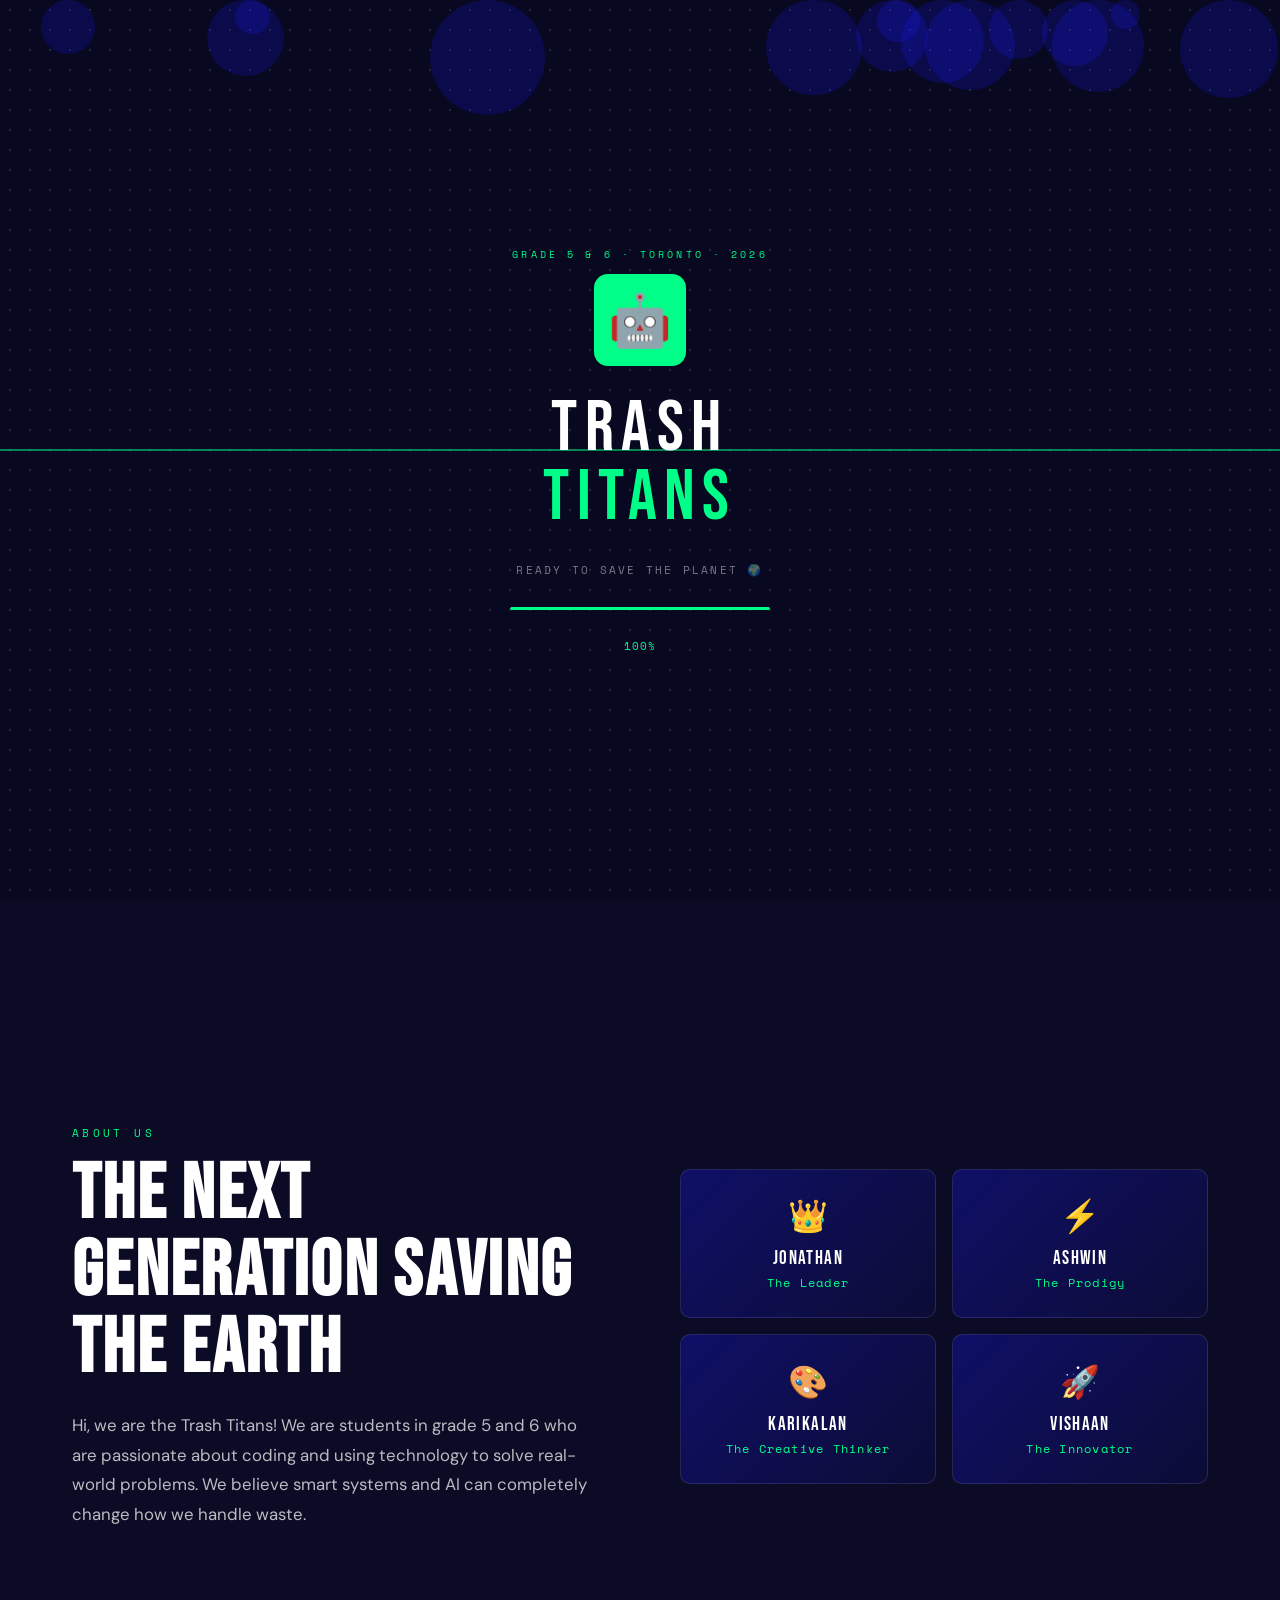
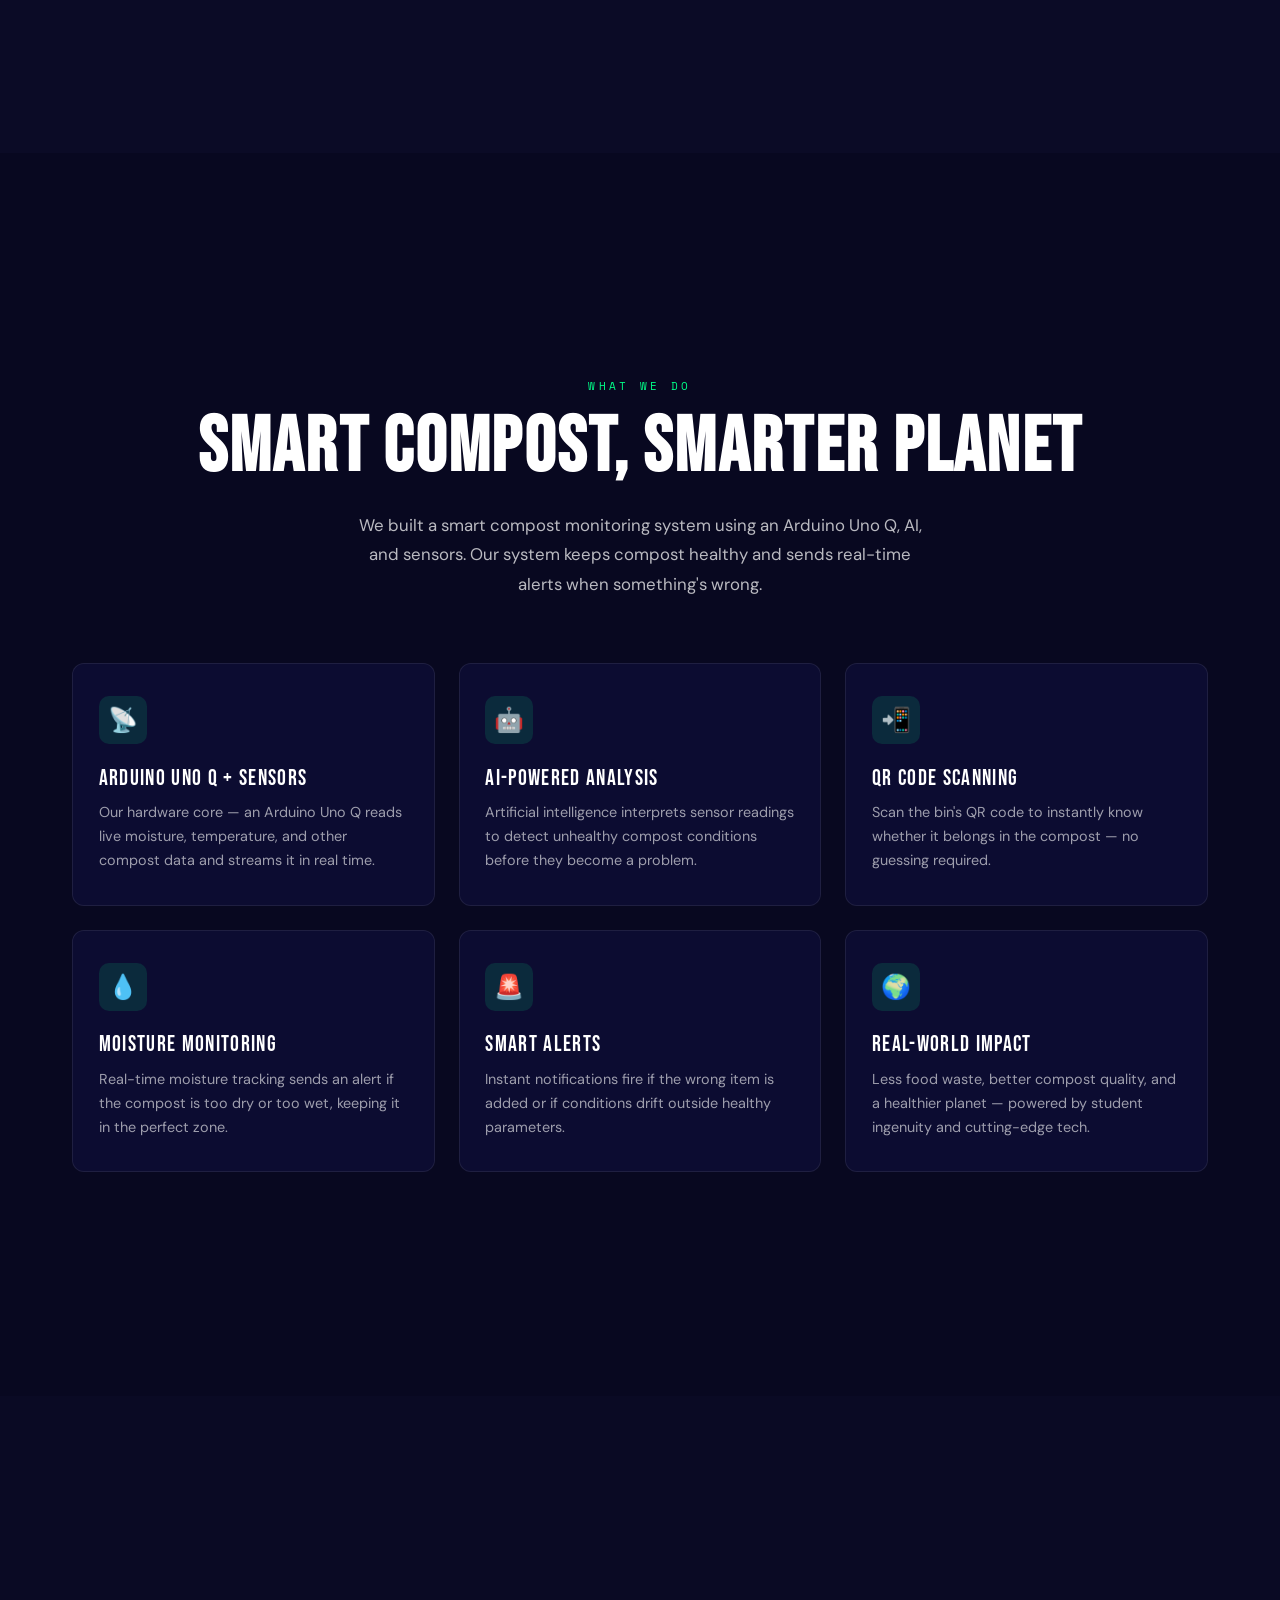
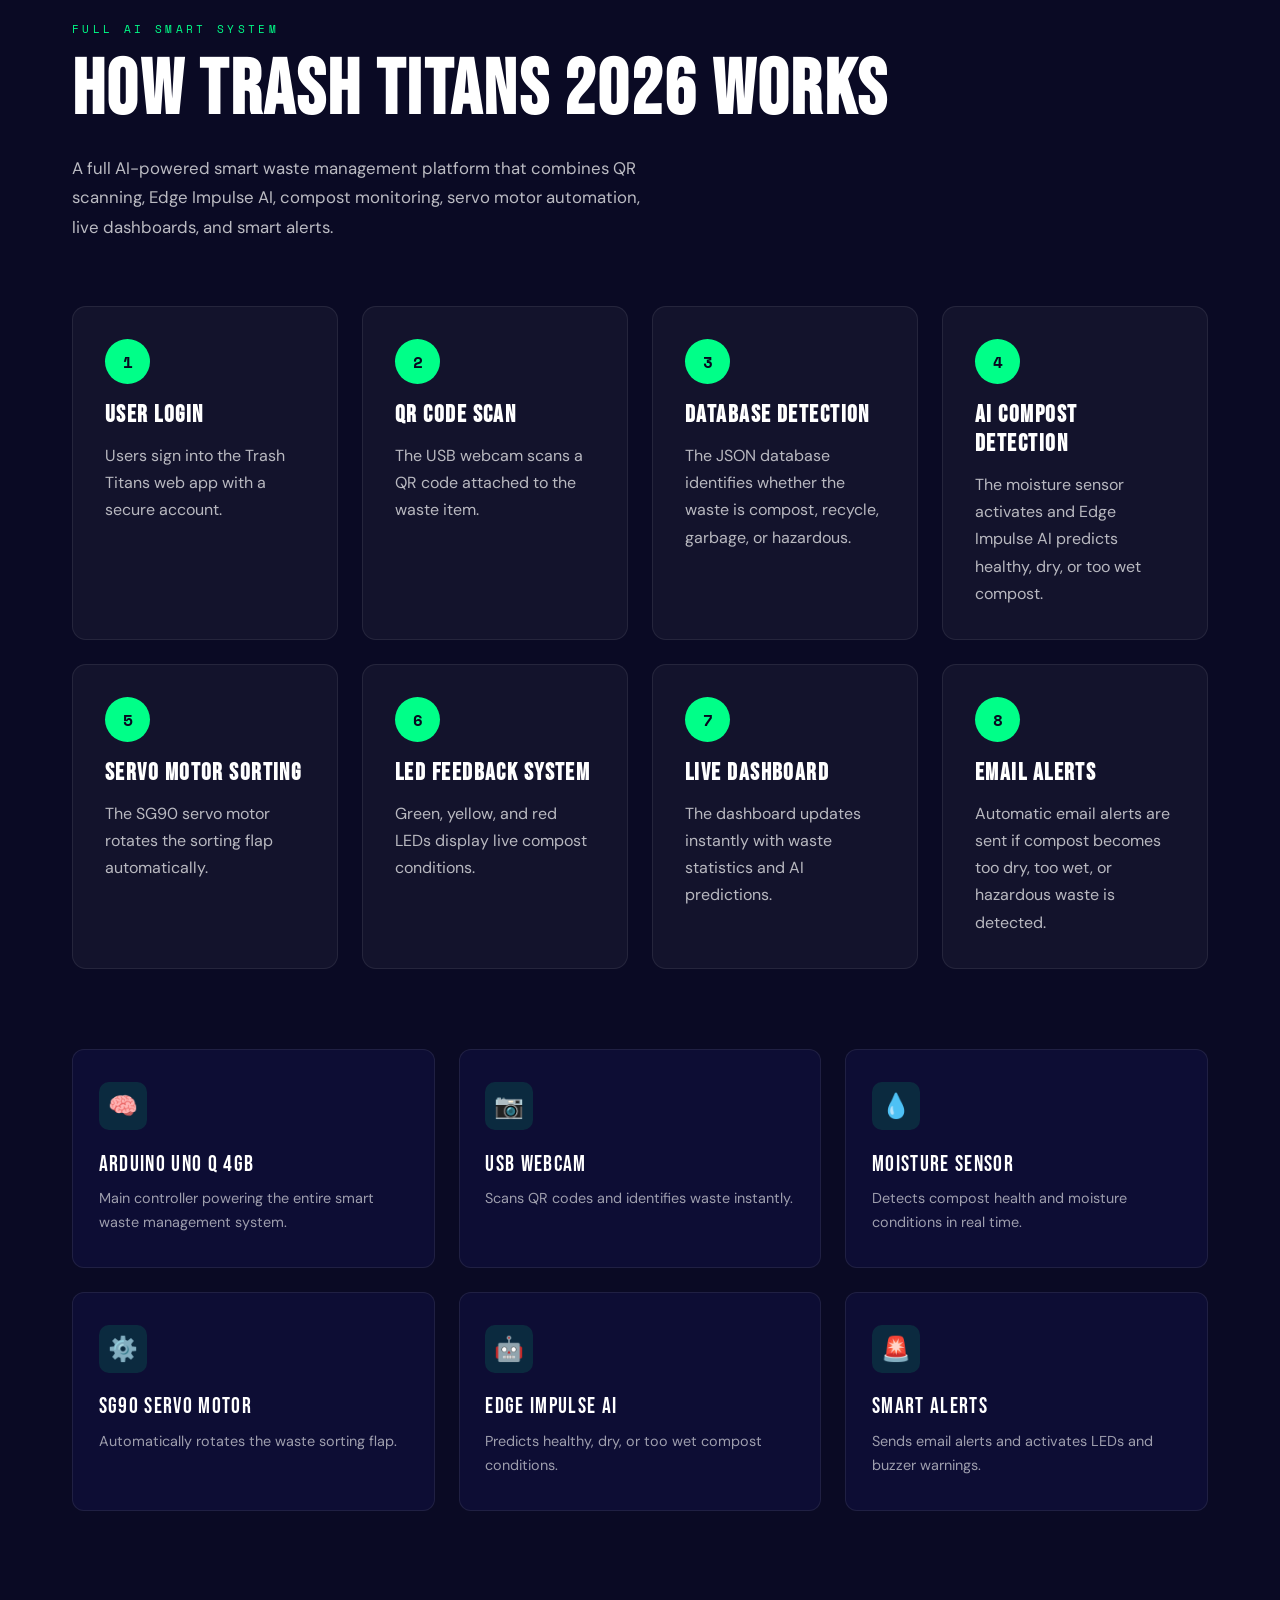
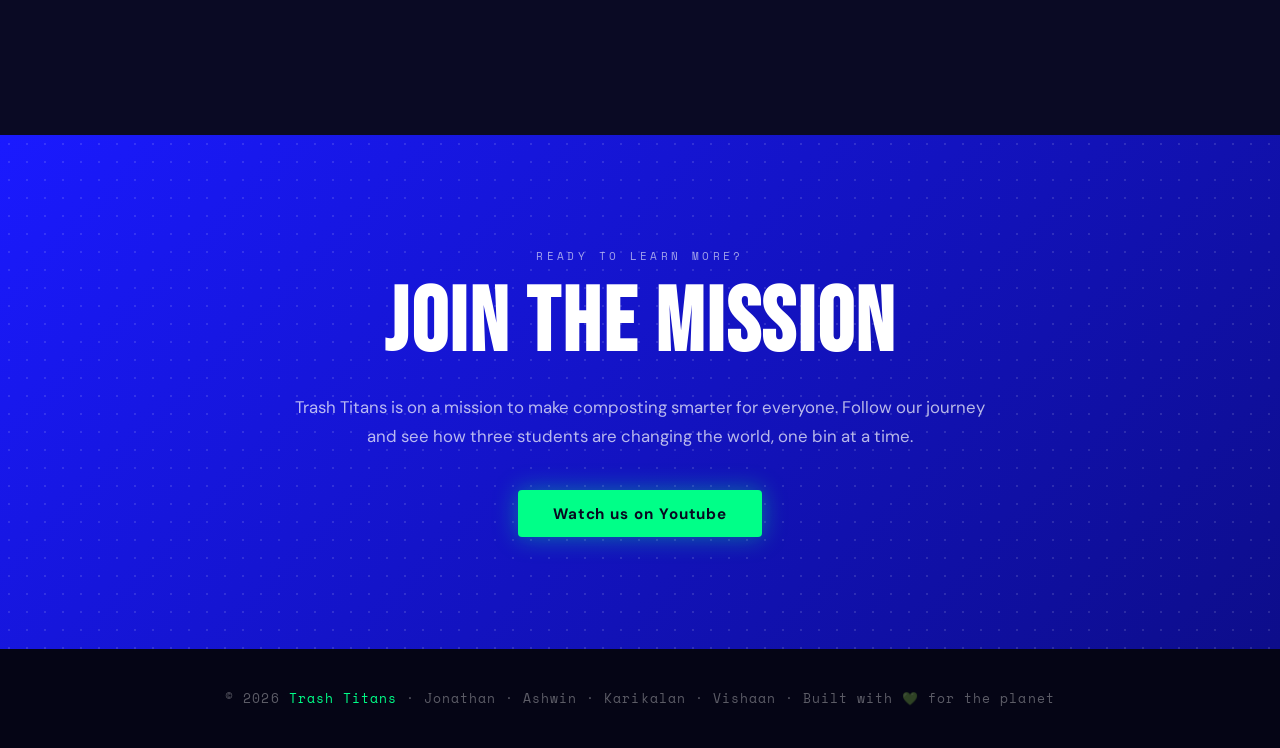
<file: index.html>
<!DOCTYPE html>
<html lang="en">
<head>
<meta charset="UTF-8">
<meta name="viewport" content="width=device-width, initial-scale=1.0">
<title>Trash Titans – Smart Compost AI · 2026</title>
<link href="https://fonts.googleapis.com/css2?family=Bebas+Neue&family=DM+Sans:wght@300;400;500;600&family=Space+Mono:wght@400;700&display=swap" rel="stylesheet">
<style>
  :root {
    --blue-deep: #1a1aff;
    --blue-mid: #2d2ddd;
    --blue-light: #4444ff;
    --green: #00ff88;
    --white: #ffffff;
    --off-white: #e8e8ff;
    --dark: #080820;
  }

  *, *::before, *::after { box-sizing: border-box; margin: 0; padding: 0; }
  html { scroll-behavior: smooth; }
  body {
    font-family: 'DM Sans', sans-serif;
    background: var(--dark);
    color: var(--white);
    overflow-x: hidden;
  }

  /* ─── LOADING SCREEN ─── */
  #tt-loader {
    position: fixed; inset: 0; z-index: 9999;
    background: #080820;
    display: flex; flex-direction: column;
    align-items: center; justify-content: center;
    transition: opacity 0.7s ease, visibility 0.7s ease;
  }
  #tt-loader.hidden {
    opacity: 0; visibility: hidden; pointer-events: none;
  }

  .lt-grid {
    position: absolute; inset: 0;
    background-image: radial-gradient(rgba(255,255,255,0.12) 1px, transparent 1px);
    background-size: 20px 20px;
    animation: ltGridFade 1.5s ease forwards;
  }
  @keyframes ltGridFade { from { opacity: 0; } to { opacity: 1; } }

  .lt-scanline {
    position: absolute; left: 0; right: 0;
    height: 2px; background: var(--green); opacity: 0.5;
    animation: ltScan 3s linear infinite;
  }
  @keyframes ltScan { 0% { top: 0%; } 100% { top: 100%; } }

  .lt-orbs {
    position: absolute; inset: 0; pointer-events: none; z-index: 1; overflow: hidden;
  }
  .lt-orb {
    position: absolute; border-radius: 50%;
    background: rgba(26, 26, 255, 0.2);
    animation: ltOrbRise linear infinite;
  }
  @keyframes ltOrbRise {
    0%   { transform: translateY(110vh) scale(0.6); opacity: 0; }
    10%  { opacity: 1; }
    90%  { opacity: 0.4; }
    100% { transform: translateY(-20vh) scale(1.1); opacity: 0; }
  }

  .lt-core {
    position: relative; z-index: 2;
    display: flex; flex-direction: column;
    align-items: center; gap: 1.8rem;
  }

  .lt-eyebrow {
    font-family: 'Space Mono', monospace;
    font-size: 0.65rem; letter-spacing: 0.3em;
    text-transform: uppercase; color: var(--green);
    margin-bottom: -1rem;
    animation: ltUp 0.6s 0.1s both;
  }

  .lt-robot {
    width: 92px; height: 92px;
    background: var(--green); border-radius: 14px;
    display: flex; align-items: center; justify-content: center;
    font-size: 3.2rem; color: var(--dark);
    animation: ltRobotPulse 1.6s ease-in-out infinite, ltUp 0.6s 0.2s both;
  }
  @keyframes ltRobotPulse {
    0%, 100% { box-shadow: 0 0 0 0 rgba(0,255,136,0.5); transform: scale(1); }
    50%       { box-shadow: 0 0 0 20px rgba(0,255,136,0); transform: scale(1.05); }
  }

  .lt-title {
    font-family: 'Bebas Neue', sans-serif;
    font-size: clamp(3rem, 9vw, 4.5rem);
    letter-spacing: 0.1em; line-height: 0.95;
    color: var(--white); text-align: center;
    animation: ltUp 0.7s 0.35s both;
  }
  .lt-title em { font-style: normal; color: var(--green); }

  .lt-status {
    font-family: 'Space Mono', monospace;
    font-size: 0.7rem; letter-spacing: 0.2em;
    text-transform: uppercase;
    color: rgba(255,255,255,0.45);
    min-height: 1.2em; text-align: center;
    transition: opacity 0.25s ease;
    animation: ltUp 0.6s 0.6s both;
  }

  .lt-bar-wrap {
    width: 260px; height: 3px;
    background: rgba(255,255,255,0.1);
    border-radius: 99px; overflow: hidden;
    animation: ltUp 0.6s 0.7s both;
  }
  .lt-bar {
    height: 100%; width: 0%;
    background: var(--green); border-radius: 99px;
    box-shadow: 0 0 14px rgba(0,255,136,0.7);
    transition: width 0.12s linear;
  }

  .lt-pct {
    font-family: 'Space Mono', monospace;
    font-size: 0.68rem; color: var(--green);
    letter-spacing: 0.1em;
    animation: ltUp 0.6s 0.7s both;
  }

  @keyframes ltUp {
    from { opacity: 0; transform: translateY(18px); }
    to   { opacity: 1; transform: translateY(0); }
  }

  /* ─── NAV ─── */
  nav {
    position: fixed; top: 0; left: 0; right: 0; z-index: 100;
    display: flex; align-items: center; justify-content: space-between;
    padding: 0 2.5rem; height: 64px;
    background: rgba(8,8,32,0.75);
    backdrop-filter: blur(14px);
    border-bottom: 1px solid rgba(255,255,255,0.07);
  }
  .nav-logo {
    display: flex; align-items: center; gap: .7rem;
    font-family: 'Bebas Neue', sans-serif;
    font-size: 1.4rem; letter-spacing: .12em;
    color: var(--white); text-decoration: none;
  }
  .nav-logo .robot-icon {
    width: 36px; height: 36px;
    background: var(--green); border-radius: 6px;
    display: grid; place-items: center;
    font-size: 1.2rem; color: var(--dark); flex-shrink: 0;
  }
  .nav-links { display: flex; gap: 2.5rem; list-style: none; }
  .nav-links a {
    color: rgba(255,255,255,0.75); text-decoration: none;
    font-size: .9rem; letter-spacing: .04em;
    transition: color .2s; position: relative;
  }
  .nav-links a::after {
    content: ''; position: absolute; left: 0; bottom: -4px;
    width: 0; height: 2px; background: var(--green); transition: width .25s;
  }
  .nav-links a:hover { color: var(--white); }
  .nav-links a:hover::after { width: 100%; }
  .nav-cta {
    background: var(--blue-light); color: var(--white) !important;
    padding: .55rem 1.3rem; border-radius: 4px;
    font-weight: 600; font-size: .85rem !important;
    letter-spacing: .06em; text-decoration: none;
    transition: background .2s, transform .15s;
  }
  .nav-cta:hover { background: var(--green) !important; color: var(--dark) !important; transform: translateY(-1px); }
  .nav-cta::after { display: none !important; }

  /* ─── HERO ─── */
  #hero {
    position: relative; min-height: 100vh;
    display: flex; flex-direction: column;
    justify-content: center; align-items: center;
    text-align: center; overflow: hidden; padding-top: 64px;
  }
  .hero-bg {
    position: absolute; inset: 0;
    background: linear-gradient(135deg, #0d0d8a 0%, #1a1aff 45%, #2d2dcc 70%, #0a0a60 100%);
    z-index: 0;
  }
  .hero-bg::before {
    content: ''; position: absolute; inset: 0;
    background-image: radial-gradient(rgba(255,255,255,0.18) 1px, transparent 1px);
    background-size: 18px 18px; z-index: 1;
  }
  .hero-bg::after {
    content: ''; position: absolute; inset: 0;
    background: radial-gradient(ellipse 80% 60% at 70% 40%,
      rgba(255,255,255,0.09) 0%, rgba(100,100,255,0.12) 30%, transparent 70%);
    z-index: 2;
  }
  .scanline {
    position: absolute; left: 0; right: 0; height: 2px;
    background: var(--green); opacity: .6; z-index: 5;
    animation: scan 6s linear infinite;
  }
  @keyframes scan {
    0%   { top: 10%; opacity: .6; }
    50%  { opacity: .2; }
    100% { top: 90%; opacity: .6; }
  }
  .hero-content {
    position: relative; z-index: 10;
    max-width: 900px; padding: 0 2rem;
  }
  .hero-eyebrow {
    font-family: 'Space Mono', monospace;
    font-size: .72rem; letter-spacing: .3em;
    text-transform: uppercase; color: var(--green);
    margin-bottom: 1.6rem;
    opacity: 0; animation: fadeUp .7s .3s forwards;
  }
  .hero-title {
    font-family: 'Bebas Neue', sans-serif;
    font-size: clamp(4rem, 11vw, 9rem);
    line-height: .95; letter-spacing: .03em; color: var(--white);
    opacity: 0; animation: fadeUp .8s .5s forwards;
  }
  .hero-title em { font-style: normal; color: var(--green); }
  .hero-sub {
    margin-top: 2rem; font-size: 1.1rem; line-height: 1.65;
    color: rgba(255,255,255,0.78); max-width: 560px;
    margin-left: auto; margin-right: auto;
    opacity: 0; animation: fadeUp .8s .75s forwards;
  }
  .hero-actions {
    margin-top: 2.8rem;
    display: flex; gap: 1rem; justify-content: center; flex-wrap: wrap;
    opacity: 0; animation: fadeUp .8s 1s forwards;
  }
  .btn-primary {
    display: inline-block; background: var(--green); color: var(--dark);
    font-weight: 700; font-size: .95rem; letter-spacing: .06em;
    padding: .85rem 2.2rem; border-radius: 4px; text-decoration: none;
    transition: transform .2s, box-shadow .2s;
    box-shadow: 0 0 24px rgba(0,255,136,0.4);
  }
  .btn-primary:hover { transform: translateY(-2px); box-shadow: 0 0 36px rgba(0,255,136,0.6); }
  .btn-outline {
    display: inline-block; border: 2px solid rgba(255,255,255,0.4);
    color: var(--white); font-size: .95rem; letter-spacing: .06em;
    padding: .82rem 2.2rem; border-radius: 4px; text-decoration: none;
    transition: border-color .2s, background .2s;
  }
  .btn-outline:hover { border-color: var(--white); background: rgba(255,255,255,0.06); }
  @keyframes fadeUp {
    from { opacity: 0; transform: translateY(24px); }
    to   { opacity: 1; transform: translateY(0); }
  }
  .scroll-hint {
    position: absolute; bottom: 2.5rem; left: 50%; transform: translateX(-50%);
    z-index: 10; display: flex; flex-direction: column;
    align-items: center; gap: .5rem;
    font-family: 'Space Mono', monospace;
    font-size: .65rem; letter-spacing: .2em; color: rgba(255,255,255,0.45);
    opacity: 0; animation: fadeUp .6s 1.4s forwards;
  }
  .scroll-hint .chevron {
    width: 18px; height: 18px;
    border-right: 2px solid rgba(255,255,255,0.4);
    border-bottom: 2px solid rgba(255,255,255,0.4);
    transform: rotate(45deg);
    animation: bounce 1.4s ease-in-out infinite;
  }
  @keyframes bounce {
    0%, 100% { transform: rotate(45deg) translateY(0); }
    50%       { transform: rotate(45deg) translateY(5px); }
  }

  /* ─── SECTION COMMON ─── */
  section { padding: 7rem 2rem; }
  .section-label {
    font-family: 'Space Mono', monospace; font-size: .7rem;
    letter-spacing: .3em; text-transform: uppercase;
    color: var(--green); margin-bottom: 1rem;
  }
  .section-title {
    font-family: 'Bebas Neue', sans-serif;
    font-size: clamp(2.8rem, 6vw, 5rem);
    line-height: 1; letter-spacing: .03em; margin-bottom: 1.5rem;
  }
  .section-body {
    font-size: 1.05rem; line-height: 1.75;
    color: rgba(255,255,255,0.72); max-width: 580px;
  }

  /* ─── ABOUT ─── */
  #about {
    background: #0b0b26;
    display: grid; grid-template-columns: 1fr 1fr;
    gap: 5rem; align-items: center;
    max-width: 1200px; margin: 0 auto;
  }
  .team-grid { display: grid; grid-template-columns: 1fr 1fr; gap: 1rem; }
  .team-card {
    background: linear-gradient(135deg, rgba(26,26,255,0.3), rgba(26,26,200,0.1));
    border: 1px solid rgba(255,255,255,0.1); border-radius: 10px;
    padding: 1.6rem 1.2rem; text-align: center;
    transition: border-color .25s, transform .25s;
    position: relative; overflow: hidden;
  }
  .team-card::before {
    content: ''; position: absolute; top: 0; left: 0; right: 0;
    height: 3px; background: var(--green);
    transform: scaleX(0); transition: transform .3s;
  }
  .team-card:hover { border-color: rgba(0,255,136,0.3); transform: translateY(-4px); }
  .team-card:hover::before { transform: scaleX(1); }
  .team-card .emoji { font-size: 2rem; margin-bottom: .6rem; display: block; }
  .team-card .name {
    font-family: 'Bebas Neue', sans-serif;
    font-size: 1.2rem; letter-spacing: .07em; color: var(--white);
  }
  .team-card .role {
    font-size: .78rem; color: var(--green);
    font-family: 'Space Mono', monospace;
    letter-spacing: .1em; margin-top: .2rem;
  }
  .team-card.wide { grid-column: span 2; }

  /* ─── PLATFORM ─── */
  #platform {
    background: #080820; max-width: 1200px; margin: 0 auto; text-align: center;
  }
  #platform .section-label,
  #platform .section-title,
  #platform .section-body { margin-left: auto; margin-right: auto; text-align: center; }
  .features-grid {
    display: grid; grid-template-columns: repeat(3, 1fr);
    gap: 1.5rem; margin-top: 4rem; text-align: left;
  }
  .feature-card {
    background: rgba(26,26,100,0.25); border: 1px solid rgba(255,255,255,0.08);
    border-radius: 12px; padding: 2rem 1.6rem;
    transition: border-color .25s, transform .25s, background .25s;
    position: relative; overflow: hidden;
  }
  .feature-card::after {
    content: ''; position: absolute; inset: 0;
    background: linear-gradient(135deg, rgba(0,255,136,0.04), transparent);
    opacity: 0; transition: opacity .3s;
  }
  .feature-card:hover {
    border-color: rgba(0,255,136,0.25); transform: translateY(-5px);
    background: rgba(26,26,120,0.35);
  }
  .feature-card:hover::after { opacity: 1; }
  .feature-icon {
    width: 48px; height: 48px;
    background: rgba(0,255,136,0.12); border-radius: 10px;
    display: grid; place-items: center;
    font-size: 1.5rem; margin-bottom: 1.3rem;
  }
  .feature-title {
    font-family: 'Bebas Neue', sans-serif;
    font-size: 1.4rem; letter-spacing: .06em; margin-bottom: .6rem;
  }
  .feature-desc { font-size: .9rem; line-height: 1.65; color: rgba(255,255,255,0.6); }

  /* ─── HOW IT WORKS ─── */
  #how-it-works { max-width: 1200px; margin: 0 auto; }
  .workflow-grid {
    display: grid; grid-template-columns: repeat(auto-fit, minmax(260px, 1fr));
    gap: 1.5rem; margin-top: 4rem;
  }
  .workflow-card {
    background: rgba(255,255,255,0.04); border: 1px solid rgba(255,255,255,0.08);
    border-radius: 14px; padding: 2rem; transition: 0.3s;
  }
  .workflow-card:hover {
    transform: translateY(-6px); border-color: var(--green);
    box-shadow: 0 0 30px rgba(0,255,136,0.15);
  }
  .workflow-number {
    width: 45px; height: 45px; border-radius: 50%;
    background: var(--green); color: #080820;
    display: flex; align-items: center; justify-content: center;
    font-weight: bold; margin-bottom: 1rem; font-family: 'Space Mono', monospace;
  }
  .workflow-card h3 {
    font-family: 'Bebas Neue', sans-serif;
    letter-spacing: .06em; margin-bottom: .8rem; font-size: 1.5rem;
  }
  .workflow-card p { color: rgba(255,255,255,0.7); line-height: 1.7; }

  /* ─── CTA ─── */
  #cta {
    background: linear-gradient(135deg, #1a1aff 0%, #0d0d8a 100%);
    position: relative; overflow: hidden; text-align: center;
  }
  #cta::before {
    content: ''; position: absolute; inset: 0;
    background-image: radial-gradient(rgba(255,255,255,0.12) 1px, transparent 1px);
    background-size: 18px 18px;
  }
  .cta-inner { position: relative; z-index: 2; max-width: 700px; margin: 0 auto; }
  #cta .section-title { font-size: clamp(3rem, 7vw, 6rem); }

  /* ─── FOOTER ─── */
  footer {
    background: #050515; padding: 2.5rem 2rem;
    text-align: center; font-size: .8rem;
    color: rgba(255,255,255,0.35);
    font-family: 'Space Mono', monospace; letter-spacing: .08em;
  }
  footer span { color: var(--green); }

  /* ─── RESPONSIVE ─── */
  @media (max-width: 768px) {
    #about { grid-template-columns: 1fr; gap: 3rem; }
    .features-grid { grid-template-columns: 1fr; }
    .nav-links { display: none; }
  }

  @media (prefers-reduced-motion: reduce) {
    *, *::before, *::after { animation-duration: 0.01ms !important; transition-duration: 0.01ms !important; }
  }
</style>
</head>
<body>

<!-- ═══════════════════════════════════════ -->
<!--            LOADING SCREEN              -->
<!-- ═══════════════════════════════════════ -->
<div id="tt-loader" role="status" aria-label="Loading Trash Titans">
  <div class="lt-grid"></div>
  <div class="lt-scanline"></div>
  <div class="lt-orbs" id="ltOrbs"></div>

  <div class="lt-core">
    <p class="lt-eyebrow">Grade 5 &amp; 6 · Toronto · 2026</p>
    <div class="lt-robot" aria-hidden="true">🤖</div>
    <div class="lt-title">TRASH<br><em>TITANS</em></div>
    <p class="lt-status" id="ltStatus">Initializing systems...</p>
    <div class="lt-bar-wrap" role="progressbar" aria-valuemin="0" aria-valuemax="100" aria-valuenow="0" id="ltProgressBar">
      <div class="lt-bar" id="ltBar"></div>
    </div>
    <span class="lt-pct" id="ltPct" aria-live="polite">0%</span>
  </div>
</div>

<!-- ═══════════════════════════════════════ -->
<!--                 NAV                    -->
<!-- ═══════════════════════════════════════ -->
<nav>
  <a href="#" class="nav-logo">
    <div class="robot-icon" aria-hidden="true">🤖</div>
    TRASH TITANS
  </a>
  <ul class="nav-links">
    <li><a href="#hero">Home</a></li>
    <li><a href="app/v1/app.html">Platform</a></li>
    <li><a href="#how-it-works">How It Works</a></li>
    <li><a href="#about">About</a></li>
    <li><a href="#cta">Contact</a></li>
  </ul>
  <a href="#cta" class="nav-cta">See How It Works →</a>
</nav>

<!-- ═══════════════════════════════════════ -->
<!--                 HERO                   -->
<!-- ═══════════════════════════════════════ -->
<section id="hero">
  <div class="hero-bg"></div>
  <div class="scanline"></div>

  <div class="hero-content">
    <p class="hero-eyebrow">Grade 5 &amp; 6 · Toronto · 2026</p>
    <h1 class="hero-title">The Future of<br><em>Garbage</em><br>Management</h1>
    <p class="hero-sub">
      Smart compost monitoring powered by AI, an Arduino Uno Q, and sensors —
      built by four students who refuse to let waste be a problem.
    </p>
    <div class="hero-actions">
      <a href="#platform" class="btn-primary">See How It Works</a>
      <a href="#about" class="btn-outline">Meet the Team</a>
    </div>
  </div>

  <div class="scroll-hint" aria-hidden="true">
    <span>SCROLL</span>
    <div class="chevron"></div>
  </div>
</section>

<!-- ═══════════════════════════════════════ -->
<!--                ABOUT                   -->
<!-- ═══════════════════════════════════════ -->
<div style="background:#0b0b26; padding: 7rem 2rem;">
  <section id="about">
    <div class="about-text">
      <p class="section-label">About Us</p>
      <h2 class="section-title">The Next Generation Saving the Earth</h2>
      <p class="section-body">
        Hi, we are the Trash Titans! We are students in grade 5 and 6 who are passionate
        about coding and using technology to solve real-world problems.
        We believe smart systems and AI can completely change how we handle waste.
      </p>
    </div>

    <div class="about-visual">
      <div class="team-grid">
        <div class="team-card">
          <span class="emoji">👑</span>
          <div class="name">Jonathan</div>
          <div class="role">The Leader</div>
        </div>
        <div class="team-card">
          <span class="emoji">⚡</span>
          <div class="name">Ashwin</div>
          <div class="role">The Prodigy</div>
        </div>
        <div class="team-card">
          <span class="emoji">🎨</span>
          <div class="name">Karikalan</div>
          <div class="role">The Creative Thinker</div>
        </div>
        <div class="team-card">
          <span class="emoji">🚀</span>
          <div class="name">Vishaan</div>
          <div class="role">The Innovator</div>
        </div>
      </div>
    </div>
  </section>
</div>

<!-- ═══════════════════════════════════════ -->
<!--               PLATFORM                 -->
<!-- ═══════════════════════════════════════ -->
<div style="background:#080820; padding: 7rem 2rem;">
  <section id="platform">
    <p class="section-label">What We Do</p>
    <h2 class="section-title">Smart Compost, Smarter Planet</h2>
    <p class="section-body">
      We built a smart compost monitoring system using an Arduino Uno Q, AI, and sensors.
      Our system keeps compost healthy and sends real-time alerts when something's wrong.
    </p>

    <div class="features-grid">
      <div class="feature-card">
        <div class="feature-icon">📡</div>
        <div class="feature-title">Arduino Uno Q + Sensors</div>
        <p class="feature-desc">
          Our hardware core — an Arduino Uno Q reads live moisture, temperature,
          and other compost data and streams it in real time.
        </p>
      </div>
      <div class="feature-card">
        <div class="feature-icon">🤖</div>
        <div class="feature-title">AI-Powered Analysis</div>
        <p class="feature-desc">
          Artificial intelligence interprets sensor readings to detect unhealthy compost
          conditions before they become a problem.
        </p>
      </div>
      <div class="feature-card">
        <div class="feature-icon">📲</div>
        <div class="feature-title">QR Code Scanning</div>
        <p class="feature-desc">
          Scan the bin's QR code to instantly know whether it belongs in
          the compost — no guessing required.
        </p>
      </div>
      <div class="feature-card">
        <div class="feature-icon">💧</div>
        <div class="feature-title">Moisture Monitoring</div>
        <p class="feature-desc">
          Real-time moisture tracking sends an alert if the compost is too dry or
          too wet, keeping it in the perfect zone.
        </p>
      </div>
      <div class="feature-card">
        <div class="feature-icon">🚨</div>
        <div class="feature-title">Smart Alerts</div>
        <p class="feature-desc">
          Instant notifications fire if the wrong item is added or if conditions
          drift outside healthy parameters.
        </p>
      </div>
      <div class="feature-card">
        <div class="feature-icon">🌍</div>
        <div class="feature-title">Real-World Impact</div>
        <p class="feature-desc">
          Less food waste, better compost quality, and a healthier planet —
          powered by student ingenuity and cutting-edge tech.
        </p>
      </div>
    </div>
  </section>
</div>

<!-- ═══════════════════════════════════════ -->
<!--            HOW IT WORKS                -->
<!-- ═══════════════════════════════════════ -->
<div style="background:#0a0a24; padding: 7rem 2rem;">
  <section id="how-it-works">
    <p class="section-label">Full AI Smart System</p>
    <h2 class="section-title">How Trash Titans 2026 Works</h2>
    <p class="section-body">
      A full AI-powered smart waste management platform that combines QR scanning,
      Edge Impulse AI, compost monitoring, servo motor automation, live dashboards, and smart alerts.
    </p>

    <div class="workflow-grid">
      <div class="workflow-card">
        <div class="workflow-number">1</div>
        <h3>User Login</h3>
        <p>Users sign into the Trash Titans web app with a secure account.</p>
      </div>
      <div class="workflow-card">
        <div class="workflow-number">2</div>
        <h3>QR Code Scan</h3>
        <p>The USB webcam scans a QR code attached to the waste item.</p>
      </div>
      <div class="workflow-card">
        <div class="workflow-number">3</div>
        <h3>Database Detection</h3>
        <p>The JSON database identifies whether the waste is compost, recycle, garbage, or hazardous.</p>
      </div>
      <div class="workflow-card">
        <div class="workflow-number">4</div>
        <h3>AI Compost Detection</h3>
        <p>The moisture sensor activates and Edge Impulse AI predicts healthy, dry, or too wet compost.</p>
      </div>
      <div class="workflow-card">
        <div class="workflow-number">5</div>
        <h3>Servo Motor Sorting</h3>
        <p>The SG90 servo motor rotates the sorting flap automatically.</p>
      </div>
      <div class="workflow-card">
        <div class="workflow-number">6</div>
        <h3>LED Feedback System</h3>
        <p>Green, yellow, and red LEDs display live compost conditions.</p>
      </div>
      <div class="workflow-card">
        <div class="workflow-number">7</div>
        <h3>Live Dashboard</h3>
        <p>The dashboard updates instantly with waste statistics and AI predictions.</p>
      </div>
      <div class="workflow-card">
        <div class="workflow-number">8</div>
        <h3>Email Alerts</h3>
        <p>Automatic email alerts are sent if compost becomes too dry, too wet, or hazardous waste is detected.</p>
      </div>
    </div>

    <div class="features-grid" style="margin-top:5rem;">
      <div class="feature-card">
        <div class="feature-icon">🧠</div>
        <div class="feature-title">Arduino UNO Q 4GB</div>
        <p class="feature-desc">Main controller powering the entire smart waste management system.</p>
      </div>
      <div class="feature-card">
        <div class="feature-icon">📷</div>
        <div class="feature-title">USB Webcam</div>
        <p class="feature-desc">Scans QR codes and identifies waste instantly.</p>
      </div>
      <div class="feature-card">
        <div class="feature-icon">💧</div>
        <div class="feature-title">Moisture Sensor</div>
        <p class="feature-desc">Detects compost health and moisture conditions in real time.</p>
      </div>
      <div class="feature-card">
        <div class="feature-icon">⚙️</div>
        <div class="feature-title">SG90 Servo Motor</div>
        <p class="feature-desc">Automatically rotates the waste sorting flap.</p>
      </div>
      <div class="feature-card">
        <div class="feature-icon">🤖</div>
        <div class="feature-title">Edge Impulse AI</div>
        <p class="feature-desc">Predicts healthy, dry, or too wet compost conditions.</p>
      </div>
      <div class="feature-card">
        <div class="feature-icon">🚨</div>
        <div class="feature-title">Smart Alerts</div>
        <p class="feature-desc">Sends email alerts and activates LEDs and buzzer warnings.</p>
      </div>
    </div>
  </section>
</div>

<!-- ═══════════════════════════════════════ -->
<!--                 CTA                    -->
<!-- ═══════════════════════════════════════ -->
<section id="cta">
  <div class="cta-inner">
    <p class="section-label" style="color:rgba(255,255,255,0.6);">Ready to learn more?</p>
    <h2 class="section-title">Join the Mission</h2>
    <p style="color:rgba(255,255,255,0.7); font-size:1.05rem; line-height:1.7; margin-bottom:2.5rem;">
      Trash Titans is on a mission to make composting smarter for everyone.
      Follow our journey and see how three students are changing the world, one bin at a time.
    </p>
    <a href="https://www.youtube.com/@Trash_Titans" target="_blank" rel="noopener" class="btn-primary">Watch us on Youtube</a>
  </div>
</section>

<!-- ═══════════════════════════════════════ -->
<!--               FOOTER                   -->
<!-- ═══════════════════════════════════════ -->
<footer>
  © 2026 <span>Trash Titans</span> · Jonathan · Ashwin · Karikalan · Vishaan · Built with 💚 for the planet
</footer>

<!-- ═══════════════════════════════════════ -->
<!--           LOADING SCREEN JS            -->
<!-- ═══════════════════════════════════════ -->
<script>
(function () {
  const messages = [
    "Initializing systems...",
    "Connecting to Arduino...",
    "Calibrating moisture sensors...",
    "Loading Edge Impulse AI...",
    "Scanning QR database...",
    "Activating servo motors...",
    "Firing up the dashboard...",
    "Ready to save the planet 🌍"
  ];

  const loader   = document.getElementById('tt-loader');
  const bar      = document.getElementById('ltBar');
  const pctEl    = document.getElementById('ltPct');
  const statusEl = document.getElementById('ltStatus');
  const progressBar = document.getElementById('ltProgressBar');
  const orbsEl   = document.getElementById('ltOrbs');

  // Spawn floating orbs
  for (let i = 0; i < 14; i++) {
    const orb  = document.createElement('div');
    orb.className = 'lt-orb';
    const size = 28 + Math.random() * 90;
    orb.style.cssText = [
      'width:'  + size + 'px',
      'height:' + size + 'px',
      'left:'   + Math.random() * 100 + '%',
      'animation-duration:' + (4 + Math.random() * 7) + 's',
      'animation-delay:'    + (Math.random() * 6)      + 's'
    ].join(';');
    orbsEl.appendChild(orb);
  }

  let msgIndex = 0;
  const DURATION = 2400; // ms total for the loading bar
  const start    = performance.now();

  function setStatus(text) {
    statusEl.style.opacity = '0';
    setTimeout(function () {
      statusEl.textContent = text;
      statusEl.style.opacity = '1';
    }, 180);
  }

  function tick(now) {
    const elapsed  = now - start;
    const progress = Math.min(100, Math.round((elapsed / DURATION) * 100));

    bar.style.width        = progress + '%';
    pctEl.textContent      = progress + '%';
    progressBar.setAttribute('aria-valuenow', progress);

    const target = Math.min(
      messages.length - 1,
      Math.floor((progress / 100) * messages.length)
    );
    if (target !== msgIndex) {
      msgIndex = target;
      setStatus(messages[msgIndex]);
    }

    if (progress < 100) {
      requestAnimationFrame(tick);
    } else {
      setStatus(messages[messages.length - 1]);
      setTimeout(function () {
        loader.classList.add('hidden');
        // Re-enable body scroll just in case
        document.body.style.overflow = '';
      }, 700);
    }
  }

  // Prevent scroll while loading
  document.body.style.overflow = 'hidden';
  requestAnimationFrame(tick);
})();
</script>

</body>
</html>
</file>
